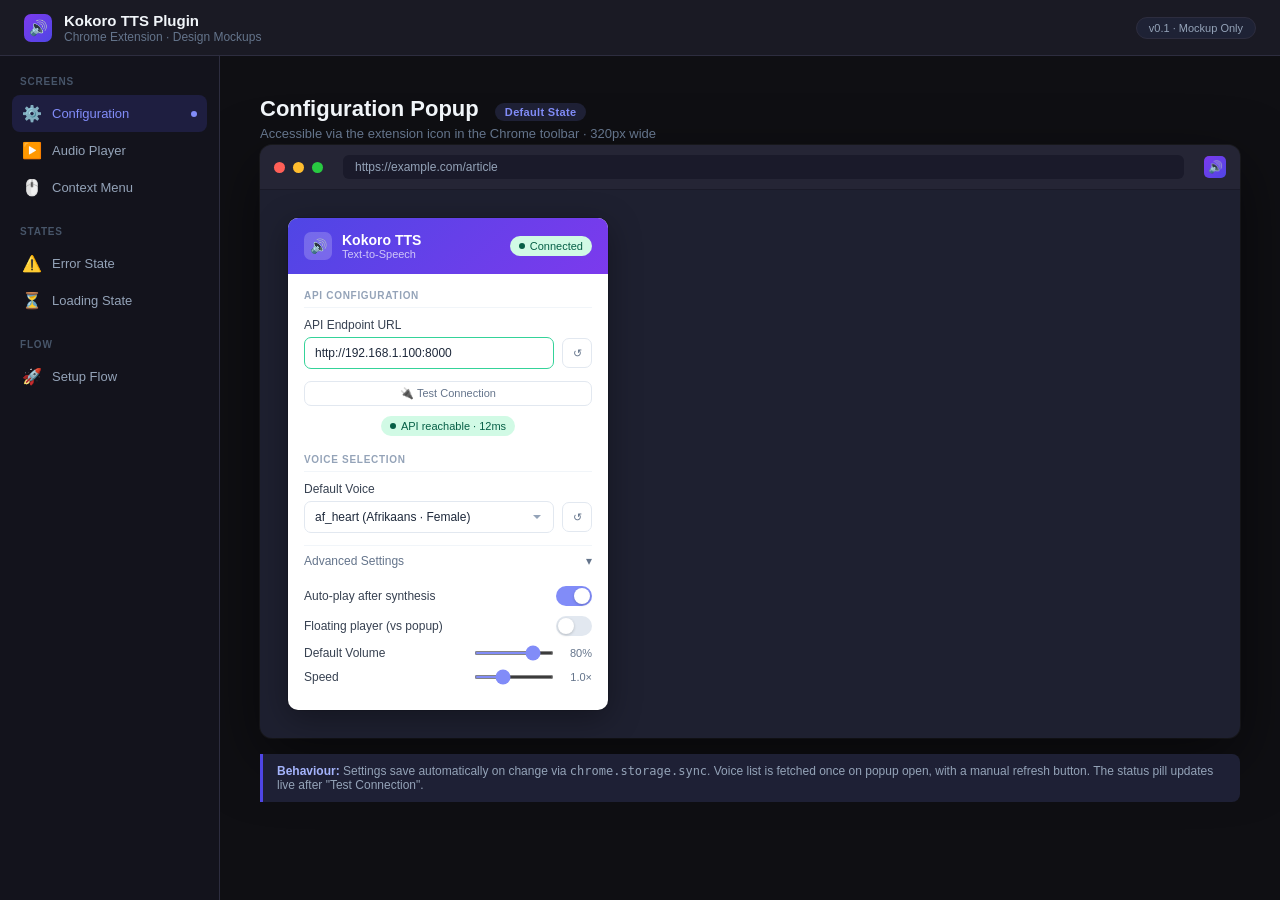
<file: mockups/index.html>
<!DOCTYPE html>
<html lang="en">
<head>
  <meta charset="UTF-8">
  <meta name="viewport" content="width=device-width, initial-scale=1.0">
  <title>Kokoro TTS Plugin — Mockups</title>
  <style>
    /* ── Reset & Base ── */
    *, *::before, *::after { box-sizing: border-box; margin: 0; padding: 0; }
    body {
      font-family: -apple-system, BlinkMacSystemFont, "Segoe UI", Roboto, sans-serif;
      background: #0f0f13;
      color: #e2e8f0;
      min-height: 100vh;
    }

    /* ── Layout ── */
    .shell {
      display: grid;
      grid-template-columns: 220px 1fr;
      grid-template-rows: 56px 1fr;
      min-height: 100vh;
    }

    /* ── Top bar ── */
    .topbar {
      grid-column: 1 / -1;
      background: #1a1a24;
      border-bottom: 1px solid #2d2d3f;
      display: flex;
      align-items: center;
      padding: 0 24px;
      gap: 12px;
    }
    .topbar-logo {
      width: 28px; height: 28px;
      background: linear-gradient(135deg, #7c3aed, #4f46e5);
      border-radius: 7px;
      display: flex; align-items: center; justify-content: center;
      font-size: 15px;
    }
    .topbar-title { font-size: 15px; font-weight: 600; color: #f1f5f9; }
    .topbar-subtitle { font-size: 12px; color: #64748b; margin-top: 1px; }
    .topbar-badge {
      margin-left: auto;
      background: #1e2235;
      border: 1px solid #2d2d3f;
      border-radius: 20px;
      padding: 4px 12px;
      font-size: 11px;
      color: #94a3b8;
    }

    /* ── Sidebar ── */
    .sidebar {
      background: #13131c;
      border-right: 1px solid #2d2d3f;
      padding: 20px 12px;
    }
    .sidebar-label {
      font-size: 10px;
      font-weight: 700;
      letter-spacing: 0.08em;
      text-transform: uppercase;
      color: #475569;
      padding: 0 8px;
      margin-bottom: 8px;
      margin-top: 20px;
    }
    .sidebar-label:first-child { margin-top: 0; }
    .nav-item {
      display: flex;
      align-items: center;
      gap: 10px;
      padding: 9px 10px;
      border-radius: 8px;
      font-size: 13px;
      color: #94a3b8;
      cursor: pointer;
      transition: all 0.15s;
      border: none;
      background: none;
      width: 100%;
      text-align: left;
    }
    .nav-item:hover { background: #1e1e2d; color: #cbd5e1; }
    .nav-item.active {
      background: #1e1e40;
      color: #818cf8;
      font-weight: 500;
    }
    .nav-icon { font-size: 16px; flex-shrink: 0; }
    .nav-dot {
      width: 6px; height: 6px;
      border-radius: 50%;
      margin-left: auto;
    }

    /* ── Main content ── */
    .main {
      padding: 40px;
      overflow-y: auto;
      display: flex;
      flex-direction: column;
      gap: 40px;
    }
    .screen-header {
      display: flex;
      align-items: flex-start;
      gap: 16px;
      margin-bottom: 4px;
    }
    .screen-title { font-size: 22px; font-weight: 700; color: #f1f5f9; }
    .screen-desc { font-size: 13px; color: #64748b; margin-top: 4px; }

    /* ── Browser frame ── */
    .browser-frame {
      background: #1e2030;
      border-radius: 12px;
      overflow: hidden;
      box-shadow: 0 20px 60px rgba(0,0,0,0.5), 0 0 0 1px rgba(255,255,255,0.05);
    }
    .browser-chrome {
      background: #252535;
      padding: 10px 14px;
      display: flex;
      align-items: center;
      gap: 8px;
      border-bottom: 1px solid #1a1a28;
    }
    .chrome-dot { width: 11px; height: 11px; border-radius: 50%; }
    .chrome-dot.red { background: #ff5f57; }
    .chrome-dot.yellow { background: #ffbd2e; }
    .chrome-dot.green { background: #28ca41; }
    .chrome-omnibox {
      flex: 1;
      background: #1a1a2a;
      border-radius: 6px;
      padding: 5px 12px;
      font-size: 12px;
      color: #94a3b8;
      margin: 0 12px;
    }
    .chrome-ext-icon {
      width: 22px; height: 22px;
      background: linear-gradient(135deg, #7c3aed, #4f46e5);
      border-radius: 5px;
      display: flex; align-items: center; justify-content: center;
      font-size: 12px;
    }
    .browser-content {
      padding: 28px;
      display: flex;
      gap: 28px;
      align-items: flex-start;
    }

    /* ── Extension Popup ── */
    .ext-popup {
      background: #ffffff;
      border-radius: 10px;
      box-shadow: 0 8px 32px rgba(0,0,0,0.35), 0 0 0 1px rgba(0,0,0,0.12);
      overflow: hidden;
      flex-shrink: 0;
    }
    .popup-header {
      background: linear-gradient(135deg, #4f46e5, #7c3aed);
      padding: 14px 16px;
      display: flex;
      align-items: center;
      gap: 10px;
    }
    .popup-header-icon {
      width: 28px; height: 28px;
      background: rgba(255,255,255,0.2);
      border-radius: 7px;
      display: flex; align-items: center; justify-content: center;
      font-size: 14px;
    }
    .popup-header-text { flex: 1; }
    .popup-header-title { font-size: 14px; font-weight: 700; color: #fff; }
    .popup-header-sub { font-size: 11px; color: rgba(255,255,255,0.7); }
    .popup-body { padding: 16px; width: 320px; }

    /* ── Form Elements ── */
    .section-heading {
      font-size: 10px;
      font-weight: 700;
      letter-spacing: 0.07em;
      text-transform: uppercase;
      color: #94a3b8;
      margin-bottom: 10px;
      margin-top: 18px;
      padding-bottom: 6px;
      border-bottom: 1px solid #f1f5f9;
    }
    .section-heading:first-child { margin-top: 0; }
    .field { margin-bottom: 12px; }
    .field-label {
      display: block;
      font-size: 12px;
      font-weight: 500;
      color: #374151;
      margin-bottom: 5px;
    }
    .field-row {
      display: flex;
      gap: 8px;
      align-items: center;
    }
    .input {
      width: 100%;
      padding: 8px 10px;
      border: 1.5px solid #e2e8f0;
      border-radius: 7px;
      font-size: 12px;
      color: #1e293b;
      background: #fff;
      outline: none;
    }
    .input:focus { border-color: #818cf8; box-shadow: 0 0 0 3px rgba(129,140,248,0.15); }
    .input.error { border-color: #f87171; }
    .input.success { border-color: #34d399; }
    .select {
      width: 100%;
      padding: 8px 10px;
      border: 1.5px solid #e2e8f0;
      border-radius: 7px;
      font-size: 12px;
      color: #1e293b;
      background: #fff;
      appearance: none;
      background-image: url("data:image/svg+xml,%3Csvg xmlns='http://www.w3.org/2000/svg' width='12' height='12' viewBox='0 0 12 12'%3E%3Cpath fill='%2394a3b8' d='M2 4l4 4 4-4'/%3E%3C/svg%3E");
      background-repeat: no-repeat;
      background-position: right 10px center;
      padding-right: 30px;
    }
    .btn {
      padding: 7px 12px;
      border-radius: 7px;
      font-size: 12px;
      font-weight: 500;
      cursor: pointer;
      border: none;
      white-space: nowrap;
      transition: all 0.15s;
    }
    .btn-primary {
      background: #4f46e5;
      color: #fff;
    }
    .btn-primary:hover { background: #4338ca; }
    .btn-outline {
      background: transparent;
      border: 1.5px solid #e2e8f0;
      color: #64748b;
    }
    .btn-outline:hover { border-color: #cbd5e1; background: #f8fafc; }
    .btn-icon {
      width: 30px; height: 30px;
      padding: 0;
      display: flex; align-items: center; justify-content: center;
      font-size: 14px;
    }
    .btn-sm { padding: 5px 10px; font-size: 11px; }
    .btn-full { width: 100%; justify-content: center; display: flex; align-items: center; gap: 6px; }

    .status-pill {
      display: inline-flex;
      align-items: center;
      gap: 5px;
      padding: 4px 9px;
      border-radius: 20px;
      font-size: 11px;
      font-weight: 500;
    }
    .status-pill.connected { background: #d1fae5; color: #065f46; }
    .status-pill.disconnected { background: #fee2e2; color: #991b1b; }
    .status-pill.testing { background: #fef3c7; color: #92400e; }
    .status-dot { width: 6px; height: 6px; border-radius: 50%; background: currentColor; }

    .advanced-toggle {
      display: flex;
      align-items: center;
      justify-content: space-between;
      cursor: pointer;
      padding: 8px 0;
      font-size: 12px;
      color: #64748b;
      border-top: 1px solid #f1f5f9;
      margin-top: 4px;
    }
    .advanced-toggle:hover { color: #475569; }
    .advanced-content { padding-top: 10px; }

    .toggle-row {
      display: flex;
      align-items: center;
      justify-content: space-between;
      margin-bottom: 10px;
    }
    .toggle-label { font-size: 12px; color: #374151; }
    .toggle {
      position: relative;
      width: 36px; height: 20px;
      background: #818cf8;
      border-radius: 10px;
      cursor: pointer;
      flex-shrink: 0;
    }
    .toggle::after {
      content: '';
      position: absolute;
      width: 16px; height: 16px;
      background: white;
      border-radius: 50%;
      top: 2px; right: 2px;
      transition: right 0.2s;
      box-shadow: 0 1px 3px rgba(0,0,0,0.2);
    }
    .toggle.off { background: #e2e8f0; }
    .toggle.off::after { right: 18px; }

    .range-row {
      display: flex;
      align-items: center;
      gap: 10px;
      margin-bottom: 10px;
    }
    .range-label { font-size: 12px; color: #374151; flex: 1; }
    .range-value { font-size: 11px; color: #64748b; width: 28px; text-align: right; }
    input[type=range] {
      width: 80px;
      height: 4px;
      accent-color: #818cf8;
    }

    /* ── Context Menu mockup ── */
    .webpage-preview {
      flex: 1;
      background: #f8fafc;
      border-radius: 8px;
      padding: 20px;
      position: relative;
      min-height: 280px;
      border: 1px solid #e2e8f0;
    }
    .webpage-text {
      font-size: 13px;
      line-height: 1.7;
      color: #374151;
    }
    .webpage-highlight {
      background: #bfdbfe;
      border-radius: 2px;
      position: relative;
    }
    .context-menu {
      position: absolute;
      top: 72px; left: 50%;
      transform: translateX(-20%);
      background: #fff;
      border-radius: 8px;
      box-shadow: 0 8px 24px rgba(0,0,0,0.18), 0 0 0 1px rgba(0,0,0,0.08);
      overflow: hidden;
      min-width: 200px;
      z-index: 10;
    }
    .ctx-item {
      display: flex;
      align-items: center;
      gap: 10px;
      padding: 8px 14px;
      font-size: 13px;
      color: #1e293b;
      cursor: pointer;
    }
    .ctx-item:hover { background: #f1f5f9; }
    .ctx-item.highlighted { background: #eff6ff; color: #1d4ed8; font-weight: 500; }
    .ctx-item.highlighted .ctx-icon { filter: none; }
    .ctx-separator { height: 1px; background: #f1f5f9; margin: 2px 0; }
    .ctx-icon { font-size: 14px; }

    /* ── Audio Player ── */
    .player-popup {
      background: #1e1b3a;
      border-radius: 14px;
      padding: 18px;
      width: 340px;
      box-shadow: 0 16px 48px rgba(0,0,0,0.5), 0 0 0 1px rgba(255,255,255,0.05);
      position: relative;
      flex-shrink: 0;
    }
    .player-close {
      position: absolute;
      top: 12px; right: 12px;
      width: 24px; height: 24px;
      background: rgba(255,255,255,0.08);
      border-radius: 50%;
      display: flex; align-items: center; justify-content: center;
      font-size: 12px;
      color: #94a3b8;
      cursor: pointer;
    }
    .player-status {
      font-size: 10px;
      font-weight: 700;
      letter-spacing: 0.1em;
      text-transform: uppercase;
      color: #818cf8;
      margin-bottom: 4px;
    }
    .player-title {
      font-size: 14px;
      font-weight: 600;
      color: #f1f5f9;
      margin-bottom: 2px;
    }
    .player-voice {
      font-size: 12px;
      color: #64748b;
      margin-bottom: 18px;
    }
    .player-controls {
      display: flex;
      align-items: center;
      justify-content: center;
      gap: 14px;
      margin-bottom: 16px;
    }
    .ctrl-btn {
      width: 38px; height: 38px;
      border-radius: 50%;
      background: rgba(255,255,255,0.08);
      display: flex; align-items: center; justify-content: center;
      cursor: pointer;
      font-size: 16px;
      color: #94a3b8;
      border: none;
      transition: all 0.15s;
    }
    .ctrl-btn:hover { background: rgba(255,255,255,0.14); color: #e2e8f0; }
    .ctrl-btn.play {
      width: 52px; height: 52px;
      background: linear-gradient(135deg, #4f46e5, #7c3aed);
      color: #fff;
      font-size: 20px;
      box-shadow: 0 4px 16px rgba(79,70,229,0.45);
    }
    .ctrl-btn.play:hover { box-shadow: 0 4px 24px rgba(79,70,229,0.6); transform: scale(1.04); }

    .progress-bar {
      height: 4px;
      background: rgba(255,255,255,0.1);
      border-radius: 2px;
      margin-bottom: 6px;
      position: relative;
      cursor: pointer;
    }
    .progress-fill {
      height: 100%;
      background: linear-gradient(90deg, #4f46e5, #818cf8);
      border-radius: 2px;
      width: 38%;
    }
    .progress-thumb {
      position: absolute;
      top: 50%;
      left: 38%;
      transform: translate(-50%, -50%);
      width: 12px; height: 12px;
      background: #818cf8;
      border-radius: 50%;
      box-shadow: 0 0 0 3px rgba(129,140,248,0.3);
    }
    .progress-times {
      display: flex;
      justify-content: space-between;
      font-size: 11px;
      color: #475569;
      margin-bottom: 14px;
    }
    .volume-row {
      display: flex;
      align-items: center;
      gap: 10px;
    }
    .volume-icon { font-size: 14px; color: #64748b; }
    input[type=range].dark {
      width: 100%;
      height: 4px;
      accent-color: #818cf8;
      background: rgba(255,255,255,0.1);
    }

    /* ── Error State ── */
    .error-banner {
      background: #fef2f2;
      border: 1px solid #fecaca;
      border-radius: 8px;
      padding: 10px 12px;
      display: flex;
      align-items: flex-start;
      gap: 8px;
      margin-bottom: 12px;
    }
    .error-icon { font-size: 14px; flex-shrink: 0; margin-top: 1px; }
    .error-text { font-size: 12px; color: #991b1b; }

    /* ── State labels ── */
    .state-tag {
      display: inline-flex;
      align-items: center;
      gap: 6px;
      padding: 3px 10px;
      border-radius: 20px;
      font-size: 11px;
      font-weight: 600;
      letter-spacing: 0.03em;
      margin-left: 10px;
    }
    .state-tag.default { background: #1e2035; color: #818cf8; }
    .state-tag.error-state { background: #2d1515; color: #f87171; }
    .state-tag.success-state { background: #0d2d1e; color: #34d399; }

    /* ── Annotations ── */
    .annotation {
      background: #1e2035;
      border-left: 3px solid #4f46e5;
      padding: 10px 14px;
      border-radius: 0 8px 8px 0;
      font-size: 12px;
      color: #94a3b8;
      margin-top: 16px;
    }
    .annotation strong { color: #a5b4fc; }

    /* ── Screen sections ── */
    .screen-section { display: none; }
    .screen-section.active { display: block; }

    .two-col {
      display: flex;
      gap: 32px;
      align-items: flex-start;
      flex-wrap: wrap;
    }

    /* ── Scrollbar ── */
    ::-webkit-scrollbar { width: 6px; }
    ::-webkit-scrollbar-track { background: transparent; }
    ::-webkit-scrollbar-thumb { background: #2d2d3f; border-radius: 3px; }

    /* loading dots animation */
    @keyframes pulse { 0%,100%{opacity:.4} 50%{opacity:1} }
    .loading-dot { display: inline-block; animation: pulse 1.2s infinite; }
    .loading-dot:nth-child(2) { animation-delay: 0.2s; }
    .loading-dot:nth-child(3) { animation-delay: 0.4s; }
  </style>
</head>
<body>
<div class="shell">

  <!-- Top bar -->
  <header class="topbar">
    <div class="topbar-logo">🔊</div>
    <div>
      <div class="topbar-title">Kokoro TTS Plugin</div>
      <div class="topbar-subtitle">Chrome Extension · Design Mockups</div>
    </div>
    <div class="topbar-badge">v0.1 · Mockup Only</div>
  </header>

  <!-- Sidebar -->
  <nav class="sidebar">
    <div class="sidebar-label">Screens</div>
    <button class="nav-item active" onclick="show('config')">
      <span class="nav-icon">⚙️</span> Configuration
      <span class="nav-dot" style="background:#818cf8"></span>
    </button>
    <button class="nav-item" onclick="show('player')">
      <span class="nav-icon">▶️</span> Audio Player
    </button>
    <button class="nav-item" onclick="show('contextmenu')">
      <span class="nav-icon">🖱️</span> Context Menu
    </button>
    <div class="sidebar-label">States</div>
    <button class="nav-item" onclick="show('error')">
      <span class="nav-icon">⚠️</span> Error State
    </button>
    <button class="nav-item" onclick="show('loading')">
      <span class="nav-icon">⏳</span> Loading State
    </button>
    <div class="sidebar-label">Flow</div>
    <button class="nav-item" onclick="show('setup')">
      <span class="nav-icon">🚀</span> Setup Flow
    </button>
  </nav>

  <!-- Main -->
  <main class="main">

    <!-- ──────────────────────────────────── CONFIG ── -->
    <div id="screen-config" class="screen-section active">
      <div class="screen-header">
        <div>
          <div class="screen-title">Configuration Popup <span class="state-tag default">Default State</span></div>
          <div class="screen-desc">Accessible via the extension icon in the Chrome toolbar · 320px wide</div>
        </div>
      </div>

      <div class="browser-frame">
        <div class="browser-chrome">
          <div class="chrome-dot red"></div>
          <div class="chrome-dot yellow"></div>
          <div class="chrome-dot green"></div>
          <div class="chrome-omnibox">https://example.com/article</div>
          <div class="chrome-ext-icon">🔊</div>
        </div>
        <div class="browser-content">
          <!-- Extension popup -->
          <div class="ext-popup">
            <div class="popup-header">
              <div class="popup-header-icon">🔊</div>
              <div class="popup-header-text">
                <div class="popup-header-title">Kokoro TTS</div>
                <div class="popup-header-sub">Text-to-Speech</div>
              </div>
              <span class="status-pill connected"><span class="status-dot"></span> Connected</span>
            </div>
            <div class="popup-body">
              <div class="section-heading">API Configuration</div>

              <div class="field">
                <label class="field-label">API Endpoint URL</label>
                <div class="field-row">
                  <input class="input success" type="text" value="http://192.168.1.100:8000" readonly>
                  <button class="btn btn-outline btn-icon btn-sm">↺</button>
                </div>
              </div>

              <button class="btn btn-outline btn-full btn-sm" style="margin-bottom:10px">
                🔌 Test Connection
              </button>
              <div style="display:flex;justify-content:center;margin-bottom:4px">
                <span class="status-pill connected"><span class="status-dot"></span> API reachable · 12ms</span>
              </div>

              <div class="section-heading">Voice Selection</div>

              <div class="field">
                <label class="field-label">Default Voice</label>
                <div class="field-row">
                  <select class="select">
                    <option selected>af_heart (Afrikaans · Female)</option>
                    <option>af_bella (Afrikaans · Female)</option>
                    <option>am_adam (American · Male)</option>
                    <option>bf_emma (British · Female)</option>
                    <option>bm_lewis (British · Male)</option>
                  </select>
                  <button class="btn btn-outline btn-icon btn-sm">↺</button>
                </div>
              </div>

              <div class="advanced-toggle" onclick="toggleAdvanced()">
                <span>Advanced Settings</span>
                <span id="adv-chevron">▾</span>
              </div>
              <div class="advanced-content" id="adv-content">
                <div class="toggle-row">
                  <span class="toggle-label">Auto-play after synthesis</span>
                  <div class="toggle"></div>
                </div>
                <div class="toggle-row">
                  <span class="toggle-label">Floating player (vs popup)</span>
                  <div class="toggle off"></div>
                </div>
                <div class="range-row">
                  <span class="range-label">Default Volume</span>
                  <input type="range" min="0" max="100" value="80">
                  <span class="range-value">80%</span>
                </div>
                <div class="range-row">
                  <span class="range-label">Speed</span>
                  <input type="range" min="50" max="200" value="100">
                  <span class="range-value">1.0×</span>
                </div>
              </div>
            </div>
          </div>
        </div>
      </div>

      <div class="annotation">
        <strong>Behaviour:</strong> Settings save automatically on change via <code>chrome.storage.sync</code>. Voice list is fetched once on popup open, with a manual refresh button. The status pill updates live after "Test Connection".
      </div>
    </div>

    <!-- ──────────────────────────────────── PLAYER ── -->
    <div id="screen-player" class="screen-section">
      <div class="screen-header">
        <div>
          <div class="screen-title">Audio Player <span class="state-tag default">Playing State</span></div>
          <div class="screen-desc">Floating popup window · 340px wide · appears after synthesis completes</div>
        </div>
      </div>

      <div class="browser-frame">
        <div class="browser-chrome">
          <div class="chrome-dot red"></div>
          <div class="chrome-dot yellow"></div>
          <div class="chrome-dot green"></div>
          <div class="chrome-omnibox">https://news.example.com/article</div>
          <div class="chrome-ext-icon">🔊</div>
        </div>
        <div class="browser-content" style="justify-content: center; padding: 48px 28px;">
          <div class="player-popup">
            <div class="player-close">✕</div>
            <div class="player-status">▶ Now Playing</div>
            <div class="player-title">af_heart — Afrikaans Female</div>
            <div class="player-voice">Selected text · 342 characters</div>

            <div class="player-controls">
              <button class="ctrl-btn" title="Stop">■</button>
              <button class="ctrl-btn play" title="Pause">⏸</button>
              <button class="ctrl-btn" title="Replay">↺</button>
            </div>

            <div class="progress-bar">
              <div class="progress-fill"></div>
              <div class="progress-thumb"></div>
            </div>
            <div class="progress-times">
              <span>0:14</span>
              <span>0:38</span>
            </div>

            <div class="volume-row">
              <span class="volume-icon">🔊</span>
              <input type="range" class="dark" min="0" max="100" value="80" style="accent-color:#818cf8">
            </div>
          </div>
        </div>
      </div>

      <div class="annotation">
        <strong>Behaviour:</strong> Player auto-plays if "Auto-play" is enabled. Progress bar is interactive — click to seek. Close button dismisses the window but doesn't stop playback (separate Stop button for that). Player floats above page content.
      </div>
    </div>

    <!-- ──────────────────────────────────── CONTEXT MENU ── -->
    <div id="screen-contextmenu" class="screen-section">
      <div class="screen-header">
        <div>
          <div class="screen-title">Context Menu Integration</div>
          <div class="screen-desc">Appears on right-click when text is selected · only shown when API is configured</div>
        </div>
      </div>

      <div class="browser-frame">
        <div class="browser-chrome">
          <div class="chrome-dot red"></div>
          <div class="chrome-dot yellow"></div>
          <div class="chrome-dot green"></div>
          <div class="chrome-omnibox">https://news.example.com/article</div>
          <div class="chrome-ext-icon">🔊</div>
        </div>
        <div class="browser-content" style="min-height: 340px;">
          <div class="webpage-preview" style="position:relative; min-height: 320px;">
            <div class="webpage-text">
              <p style="font-size:18px; font-weight:700; color:#111827; margin-bottom:12px">Scientists discover new approach to quantum computing</p>
              <p style="margin-bottom:10px">Researchers at MIT have announced a breakthrough in quantum error correction that could dramatically reduce the overhead required for stable qubit operation.</p>
              <p>"<span class="webpage-highlight">The new method reduces error rates by an order of magnitude, bringing practical quantum computing significantly closer to reality</span>," said lead researcher Dr. Chen in a press statement Thursday.</p>
            </div>
            <div class="context-menu">
              <div class="ctx-item">↩ Back</div>
              <div class="ctx-item">🔖 Save page as…</div>
              <div class="ctx-item">🖨️ Print…</div>
              <div class="ctx-separator"></div>
              <div class="ctx-item">🔍 Search Google for "The new…"</div>
              <div class="ctx-separator"></div>
              <div class="ctx-item highlighted">
                <span class="ctx-icon">🔊</span> Read with Kokoro TTS
              </div>
              <div class="ctx-separator"></div>
              <div class="ctx-item">🔎 Inspect</div>
            </div>
          </div>
        </div>
      </div>

      <div class="annotation">
        <strong>Behaviour:</strong> Menu item only appears when text is selected AND the API URL is configured. Clicking immediately fires a request — no intermediate dialog. A loading indicator replaces the player while synthesis runs.
      </div>
    </div>

    <!-- ──────────────────────────────────── ERROR ── -->
    <div id="screen-error" class="screen-section">
      <div class="screen-header">
        <div>
          <div class="screen-title">Error States <span class="state-tag error-state">Error</span></div>
          <div class="screen-desc">All error conditions and their UI treatments</div>
        </div>
      </div>

      <div class="two-col">
        <!-- Config: no URL set -->
        <div>
          <div style="font-size:12px;color:#64748b;margin-bottom:10px">Configuration — no API URL set</div>
          <div class="ext-popup">
            <div class="popup-header">
              <div class="popup-header-icon">🔊</div>
              <div class="popup-header-text">
                <div class="popup-header-title">Kokoro TTS</div>
                <div class="popup-header-sub">Text-to-Speech</div>
              </div>
              <span class="status-pill disconnected"><span class="status-dot"></span> Not set up</span>
            </div>
            <div class="popup-body">
              <div class="error-banner">
                <span class="error-icon">⚠️</span>
                <div class="error-text">Enter your Kokoro TTS API URL to get started.</div>
              </div>
              <div class="section-heading">API Configuration</div>
              <div class="field">
                <label class="field-label">API Endpoint URL</label>
                <input class="input error" type="text" placeholder="http://192.168.1.x:8000" readonly>
                <div style="font-size:11px;color:#ef4444;margin-top:4px">Please enter a valid URL</div>
              </div>
              <button class="btn btn-outline btn-full btn-sm" style="opacity:0.5;cursor:not-allowed">
                🔌 Test Connection
              </button>
            </div>
          </div>
        </div>

        <!-- Player: API error -->
        <div>
          <div style="font-size:12px;color:#64748b;margin-bottom:10px">Player — synthesis failed</div>
          <div class="player-popup" style="width:320px;">
            <div class="player-close">✕</div>
            <div class="player-status" style="color:#f87171">✕ Error</div>
            <div class="player-title" style="color:#f1f5f9">Synthesis Failed</div>
            <div class="player-voice" style="color:#f87171;margin-bottom:12px">API returned 503 · Service unavailable</div>

            <div class="error-banner" style="background:#2d1515;border-color:#7f1d1d">
              <span class="error-icon">⚠️</span>
              <div class="error-text" style="color:#fca5a5">Could not reach the Kokoro TTS API. Check that the service is running and try again.</div>
            </div>

            <div style="display:flex;gap:8px;margin-top:4px">
              <button class="btn btn-outline btn-full" style="border-color:#3f3f5a;color:#94a3b8;flex:1">Dismiss</button>
              <button class="btn btn-primary btn-full" style="flex:1">Retry</button>
            </div>
          </div>
        </div>

        <!-- Config: connection failed -->
        <div>
          <div style="font-size:12px;color:#64748b;margin-bottom:10px">Configuration — test connection failed</div>
          <div class="ext-popup">
            <div class="popup-header">
              <div class="popup-header-icon">🔊</div>
              <div class="popup-header-text">
                <div class="popup-header-title">Kokoro TTS</div>
                <div class="popup-header-sub">Text-to-Speech</div>
              </div>
              <span class="status-pill disconnected"><span class="status-dot"></span> Offline</span>
            </div>
            <div class="popup-body">
              <div class="error-banner">
                <span class="error-icon">⚠️</span>
                <div class="error-text">Cannot reach API at <strong>192.168.1.100:8000</strong>. Check the URL and ensure the service is running.</div>
              </div>
              <div class="section-heading">API Configuration</div>
              <div class="field">
                <label class="field-label">API Endpoint URL</label>
                <div class="field-row">
                  <input class="input error" type="text" value="http://192.168.1.100:8000" readonly>
                  <button class="btn btn-outline btn-icon btn-sm">↺</button>
                </div>
              </div>
              <button class="btn btn-primary btn-full btn-sm">
                🔌 Test Connection
              </button>
            </div>
          </div>
        </div>
      </div>
    </div>

    <!-- ──────────────────────────────────── LOADING ── -->
    <div id="screen-loading" class="screen-section">
      <div class="screen-header">
        <div>
          <div class="screen-title">Loading States <span class="state-tag default">In Progress</span></div>
          <div class="screen-desc">UI feedback while awaiting API responses</div>
        </div>
      </div>

      <div class="two-col">
        <!-- Testing connection -->
        <div>
          <div style="font-size:12px;color:#64748b;margin-bottom:10px">Testing connection</div>
          <div class="ext-popup">
            <div class="popup-header">
              <div class="popup-header-icon">🔊</div>
              <div class="popup-header-text">
                <div class="popup-header-title">Kokoro TTS</div>
                <div class="popup-header-sub">Text-to-Speech</div>
              </div>
              <span class="status-pill testing"><span class="status-dot"></span> Testing…</span>
            </div>
            <div class="popup-body">
              <div class="section-heading">API Configuration</div>
              <div class="field">
                <label class="field-label">API Endpoint URL</label>
                <div class="field-row">
                  <input class="input" type="text" value="http://192.168.1.100:8000" readonly style="border-color:#fbbf24">
                  <button class="btn btn-outline btn-icon btn-sm" style="opacity:0.4">↺</button>
                </div>
              </div>
              <button class="btn btn-outline btn-full btn-sm" style="opacity:0.6">
                <span class="loading-dot">●</span><span class="loading-dot">●</span><span class="loading-dot">●</span>
                &nbsp;Connecting…
              </button>
            </div>
          </div>
        </div>

        <!-- Synthesizing audio -->
        <div>
          <div style="font-size:12px;color:#64748b;margin-bottom:10px">Synthesizing audio</div>
          <div class="player-popup" style="width:320px;">
            <div class="player-close" style="opacity:0.4">✕</div>
            <div class="player-status" style="color:#fbbf24">
              <span class="loading-dot">●</span><span class="loading-dot">●</span><span class="loading-dot">●</span>
              &nbsp;Synthesizing
            </div>
            <div class="player-title">af_heart — Afrikaans Female</div>
            <div class="player-voice" style="margin-bottom:18px">Processing 342 characters…</div>

            <div class="player-controls">
              <button class="ctrl-btn" style="opacity:0.3">■</button>
              <button class="ctrl-btn play" style="opacity:0.5;cursor:not-allowed">⏸</button>
              <button class="ctrl-btn" style="opacity:0.3">↺</button>
            </div>

            <div class="progress-bar" style="overflow:hidden">
              <div style="height:100%;background:linear-gradient(90deg,#4f46e5,#818cf8,#4f46e5);background-size:200%;animation:shimmer 1.5s infinite linear;border-radius:2px"></div>
            </div>
            <div class="progress-times">
              <span>--:--</span>
              <span>--:--</span>
            </div>

            <div class="volume-row">
              <span class="volume-icon">🔊</span>
              <input type="range" class="dark" min="0" max="100" value="80" style="accent-color:#818cf8">
            </div>
          </div>
        </div>
      </div>
      <style>
        @keyframes shimmer { 0%{background-position:200% 0} 100%{background-position:-200% 0} }
      </style>
    </div>

    <!-- ──────────────────────────────────── SETUP FLOW ── -->
    <div id="screen-setup" class="screen-section">
      <div class="screen-header">
        <div>
          <div class="screen-title">Initial Setup Flow</div>
          <div class="screen-desc">First-run experience — step by step</div>
        </div>
      </div>

      <div style="display:flex;gap:24px;flex-wrap:wrap;align-items:flex-start">

        <!-- Step 1 -->
        <div>
          <div style="display:flex;align-items:center;gap:8px;margin-bottom:10px">
            <div style="width:22px;height:22px;border-radius:50%;background:#4f46e5;display:flex;align-items:center;justify-content:center;font-size:11px;font-weight:700;color:#fff">1</div>
            <div style="font-size:12px;color:#94a3b8">Enter API URL</div>
          </div>
          <div class="ext-popup">
            <div class="popup-header">
              <div class="popup-header-icon">🔊</div>
              <div class="popup-header-text">
                <div class="popup-header-title">Welcome to Kokoro TTS</div>
                <div class="popup-header-sub">Let's get you set up</div>
              </div>
            </div>
            <div class="popup-body">
              <div style="text-align:center;padding:8px 0 14px">
                <div style="font-size:32px;margin-bottom:8px">🔊</div>
                <div style="font-size:13px;font-weight:600;color:#1e293b;margin-bottom:4px">Connect your Kokoro TTS API</div>
                <div style="font-size:12px;color:#64748b">Enter the URL of your local Kokoro TTS instance</div>
              </div>
              <div class="field">
                <label class="field-label">API Endpoint URL</label>
                <input class="input" type="text" placeholder="http://192.168.1.x:8000" readonly>
              </div>
              <button class="btn btn-primary btn-full" style="margin-top:4px">Test & Connect →</button>
            </div>
          </div>
        </div>

        <div style="font-size:24px;color:#2d2d3f;align-self:center;margin-top:40px">→</div>

        <!-- Step 2 -->
        <div>
          <div style="display:flex;align-items:center;gap:8px;margin-bottom:10px">
            <div style="width:22px;height:22px;border-radius:50%;background:#4f46e5;display:flex;align-items:center;justify-content:center;font-size:11px;font-weight:700;color:#fff">2</div>
            <div style="font-size:12px;color:#94a3b8">Pick a voice</div>
          </div>
          <div class="ext-popup">
            <div class="popup-header" style="background:linear-gradient(135deg,#059669,#0d9488)">
              <div class="popup-header-icon">✓</div>
              <div class="popup-header-text">
                <div class="popup-header-title">Connected!</div>
                <div class="popup-header-sub">5 voices available</div>
              </div>
            </div>
            <div class="popup-body">
              <div style="font-size:13px;font-weight:600;color:#1e293b;margin-bottom:10px">Choose your default voice</div>
              <div style="display:flex;flex-direction:column;gap:6px;margin-bottom:14px">
                <div style="border:2px solid #818cf8;border-radius:8px;padding:9px 12px;background:#eff6ff;cursor:pointer;display:flex;justify-content:space-between;align-items:center">
                  <div>
                    <div style="font-size:12px;font-weight:600;color:#1e293b">af_heart</div>
                    <div style="font-size:11px;color:#64748b">Afrikaans · Female</div>
                  </div>
                  <span style="font-size:18px">✓</span>
                </div>
                <div style="border:1.5px solid #e2e8f0;border-radius:8px;padding:9px 12px;cursor:pointer;display:flex;justify-content:space-between;align-items:center">
                  <div>
                    <div style="font-size:12px;font-weight:600;color:#1e293b">am_adam</div>
                    <div style="font-size:11px;color:#64748b">American · Male</div>
                  </div>
                  <span style="font-size:11px;color:#94a3b8">▶ Preview</span>
                </div>
                <div style="border:1.5px solid #e2e8f0;border-radius:8px;padding:9px 12px;cursor:pointer;display:flex;justify-content:space-between;align-items:center">
                  <div>
                    <div style="font-size:12px;font-weight:600;color:#1e293b">bf_emma</div>
                    <div style="font-size:11px;color:#64748b">British · Female</div>
                  </div>
                  <span style="font-size:11px;color:#94a3b8">▶ Preview</span>
                </div>
              </div>
              <button class="btn btn-primary btn-full">Done — Start using TTS →</button>
            </div>
          </div>
        </div>

        <div style="font-size:24px;color:#2d2d3f;align-self:center;margin-top:40px">→</div>

        <!-- Step 3 -->
        <div>
          <div style="display:flex;align-items:center;gap:8px;margin-bottom:10px">
            <div style="width:22px;height:22px;border-radius:50%;background:#059669;display:flex;align-items:center;justify-content:center;font-size:11px;font-weight:700;color:#fff">✓</div>
            <div style="font-size:12px;color:#94a3b8">Ready to use</div>
          </div>
          <div class="ext-popup">
            <div class="popup-header" style="background:linear-gradient(135deg,#4f46e5,#7c3aed)">
              <div class="popup-header-icon">🔊</div>
              <div class="popup-header-text">
                <div class="popup-header-title">Kokoro TTS</div>
                <div class="popup-header-sub">Ready · af_heart</div>
              </div>
              <span class="status-pill connected"><span class="status-dot"></span> Connected</span>
            </div>
            <div class="popup-body" style="text-align:center;padding:20px">
              <div style="font-size:36px;margin-bottom:10px">🎉</div>
              <div style="font-size:13px;font-weight:700;color:#1e293b;margin-bottom:6px">You're all set!</div>
              <div style="font-size:12px;color:#64748b;line-height:1.6">
                Highlight any text on a webpage, right-click, and choose <strong>"Read with Kokoro TTS"</strong>
              </div>
              <div style="margin-top:16px;background:#f8fafc;border-radius:8px;padding:12px;font-size:11px;color:#64748b">
                Tip: Use <kbd style="background:#e2e8f0;border-radius:3px;padding:1px 5px;font-size:10px">Ctrl+Shift+R</kbd> for quick synthesis
              </div>
            </div>
          </div>
        </div>

      </div>
    </div>

  </main>
</div>

<script>
  function show(name) {
    document.querySelectorAll('.screen-section').forEach(s => s.classList.remove('active'));
    document.querySelectorAll('.nav-item').forEach(b => b.classList.remove('active'));
    document.getElementById('screen-' + name).classList.add('active');
    event.currentTarget.classList.add('active');
  }

  function toggleAdvanced() {
    const content = document.getElementById('adv-content');
    const chevron = document.getElementById('adv-chevron');
    if (content.style.display === 'none') {
      content.style.display = '';
      chevron.textContent = '▾';
    } else {
      content.style.display = 'none';
      chevron.textContent = '▸';
    }
  }
</script>
</body>
</html>
</file>
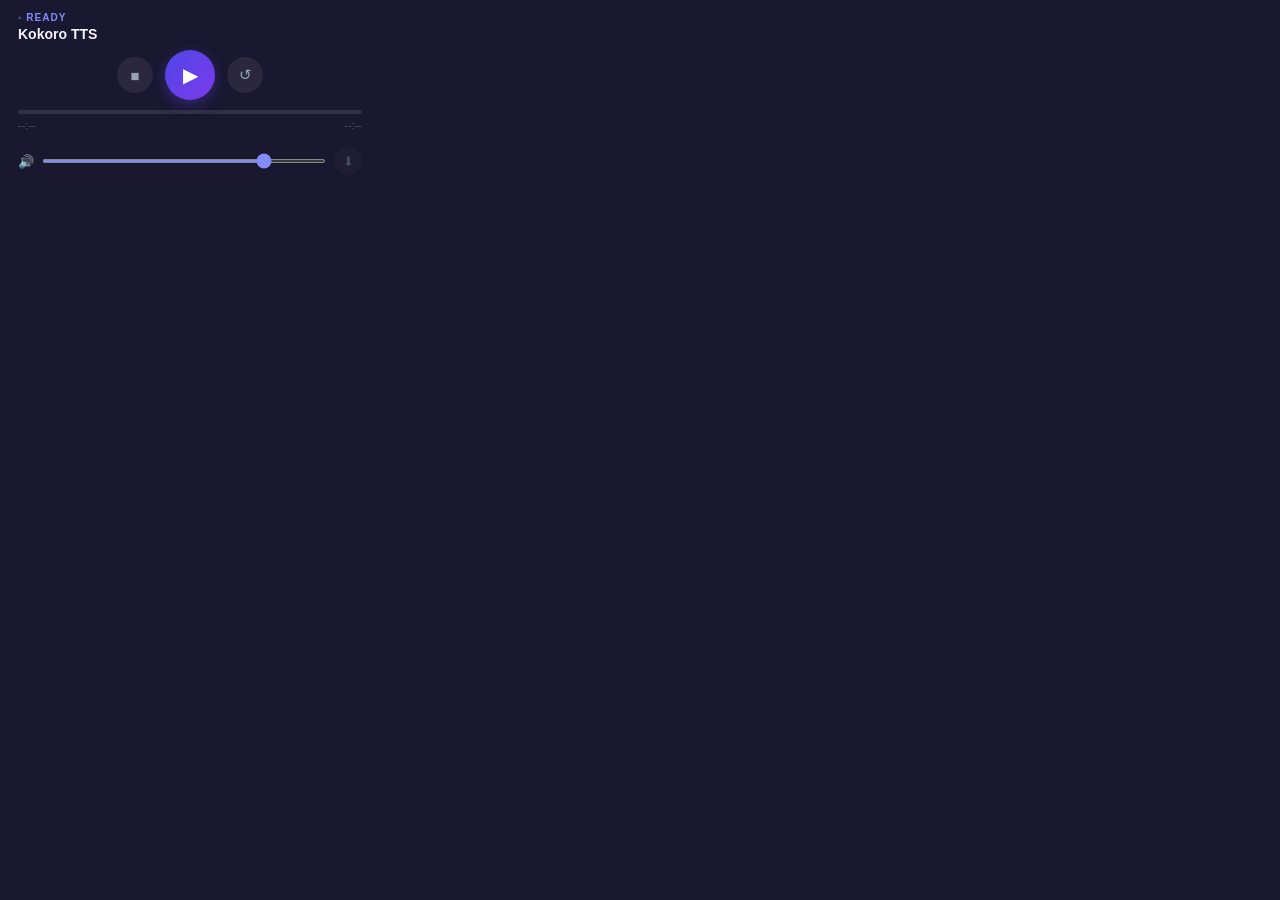
<file: player.html>
<!DOCTYPE html>
<html lang="en">
<head>
  <meta charset="UTF-8">
  <meta name="viewport" content="width=device-width, initial-scale=1.0">
  <title>Kokoro TTS — Player</title>
  <link rel="stylesheet" href="styles.css">
  <style>
    html, body {
      width: 380px;
      height: 310px;
      overflow: hidden;
      background: #1a1730;
      color: #e2e8f0;
    }

    .player {
      display: flex;
      flex-direction: column;
      height: 100%;
      padding: 12px 18px 12px;
    }

    /* ── Meta ── */
    .meta { margin-bottom: 8px; }

    #status-text {
      font-size: 10px;
      font-weight: 700;
      letter-spacing: 0.1em;
      text-transform: uppercase;
      color: #818cf8;
      margin-bottom: 3px;
    }
    #player-title {
      font-size: 14px;
      font-weight: 600;
      color: #f1f5f9;
      white-space: nowrap;
      overflow: hidden;
      text-overflow: ellipsis;
    }

    /* ── Error banner ── */
    #error-banner {
      display: none;
      align-items: flex-start;
      gap: 8px;
      background: rgba(220,38,38,0.12);
      border: 1px solid rgba(220,38,38,0.3);
      border-radius: var(--radius);
      padding: 8px 10px;
      margin-bottom: 10px;
    }
    #error-banner .icon { font-size: 13px; flex-shrink: 0; }
    #error-banner .msg  { font-size: 11px; color: #fca5a5; line-height: 1.5; }

    /* ── Controls ── */
    .controls {
      display: flex;
      align-items: center;
      justify-content: center;
      gap: 12px;
      margin-bottom: 10px;
    }

    .ctrl-btn {
      width: 36px; height: 36px;
      border-radius: 50%;
      background: rgba(255,255,255,0.07);
      border: none;
      color: #94a3b8;
      font-size: 15px;
      cursor: pointer;
      display: flex; align-items: center; justify-content: center;
      transition: background 0.15s, color 0.15s, transform 0.1s;
    }
    .ctrl-btn:hover { background: rgba(255,255,255,0.13); color: #e2e8f0; }
    .ctrl-btn:active { transform: scale(0.94); }
    .ctrl-btn:disabled { opacity: 0.35; cursor: not-allowed; transform: none; }

    #play-btn {
      width: 50px; height: 50px;
      font-size: 20px;
      background: linear-gradient(135deg, #4f46e5, #7c3aed);
      color: #fff;
      box-shadow: 0 4px 14px rgba(79,70,229,0.4);
    }
    #play-btn:hover { box-shadow: 0 4px 20px rgba(79,70,229,0.6); }

    /* ── Progress ── */
    .progress-area { margin-bottom: 10px; }

    #progress-bar {
      height: 4px;
      background: rgba(255,255,255,0.1);
      border-radius: 2px;
      position: relative;
      cursor: pointer;
      margin-bottom: 5px;
    }
    #progress-bar:hover #progress-thumb { opacity: 1; }

    #progress-fill {
      height: 100%;
      background: linear-gradient(90deg, #4f46e5, #818cf8);
      border-radius: 2px;
      width: 0%;
      transition: width 0.1s linear;
      pointer-events: none;
    }
    #progress-thumb {
      position: absolute;
      top: 50%;
      left: 0%;
      transform: translate(-50%, -50%);
      width: 11px; height: 11px;
      background: #818cf8;
      border-radius: 50%;
      box-shadow: 0 0 0 3px rgba(129,140,248,0.25);
      opacity: 0;
      transition: opacity 0.15s, left 0.1s linear;
      pointer-events: none;
    }

    .progress-times {
      display: flex;
      justify-content: space-between;
      font-size: 11px;
      color: #475569;
    }

    /* ── Volume ── */
    .volume-row {
      display: flex;
      align-items: center;
      gap: 8px;
      margin-top: 6px;
    }
    .volume-icon { font-size: 13px; color: #64748b; flex-shrink: 0; }
    #volume-slider {
      flex: 1;
      height: 4px;
      accent-color: #818cf8;
      cursor: pointer;
      background: rgba(255,255,255,0.1);
    }

    /* ── Loading shimmer on progress bar ── */
    @keyframes shimmer {
      0%   { background-position: 200% center; }
      100% { background-position: -200% center; }
    }
    body[data-state="loading"] #progress-fill {
      width: 100% !important;
      background: linear-gradient(90deg, #2d2b5a, #4f46e5, #818cf8, #4f46e5, #2d2b5a);
      background-size: 200% auto;
      animation: shimmer 1.8s linear infinite;
      transition: none;
    }
    body[data-state="loading"] #progress-thumb { display: none; }
    body[data-state="loading"] #play-btn { opacity: 0.45; cursor: not-allowed; }
    body[data-state="loading"] #stop-btn { opacity: 0.35; cursor: not-allowed; }
    body[data-state="loading"] #replay-btn { opacity: 0.35; cursor: not-allowed; }

    body[data-state="error"] #status-text { color: #f87171; }
    body[data-state="playing"] #status-text { color: #818cf8; }
    body[data-state="paused"]  #status-text { color: #94a3b8; }
  </style>
</head>
<body data-state="idle">
<div class="player">

  <div class="meta">
    <div id="status-text">◦ Ready</div>
    <div id="player-title">Kokoro TTS</div>
  </div>

  <div id="error-banner">
    <span class="icon">⚠️</span>
    <span class="msg" id="error-message"></span>
  </div>

  <div class="controls">
    <button id="stop-btn"   class="ctrl-btn" title="Stop" aria-label="Stop">■</button>
    <button id="play-btn"   class="ctrl-btn" title="Play" aria-label="Play">▶</button>
    <button id="replay-btn" class="ctrl-btn" title="Replay from start" aria-label="Replay">↺</button>
  </div>

  <div class="progress-area">
    <div id="progress-bar" role="slider" aria-label="Seek" aria-valuemin="0" aria-valuemax="100" aria-valuenow="0">
      <div id="progress-fill"></div>
      <div id="progress-thumb"></div>
    </div>
    <div class="progress-times">
      <span id="time-elapsed">--:--</span>
      <span id="time-duration">--:--</span>
    </div>
  </div>

  <div class="volume-row">
    <span class="volume-icon" id="volume-icon">🔊</span>
    <input id="volume-slider" type="range" min="0" max="100" value="80" aria-label="Volume">
    <button id="download-btn" class="ctrl-btn" title="Save audio file" aria-label="Download audio" disabled style="width:28px;height:28px;font-size:13px;flex-shrink:0;opacity:0.35">⬇</button>
  </div>

</div>
<script src="player.js"></script>
</body>
</html>
</file>
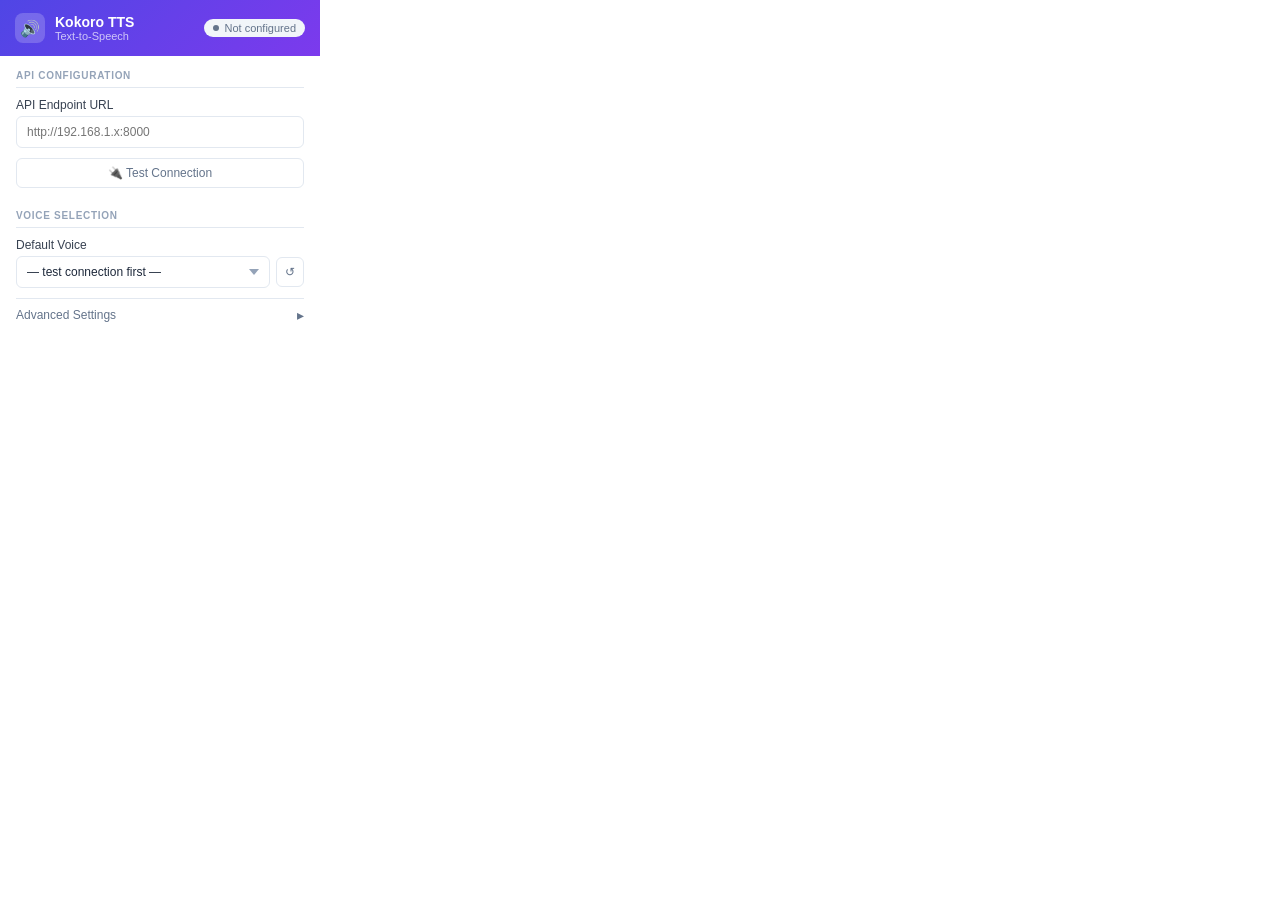
<file: popup.html>
<!DOCTYPE html>
<html lang="en">
<head>
  <meta charset="UTF-8">
  <meta name="viewport" content="width=device-width, initial-scale=1.0">
  <title>Kokoro TTS</title>
  <link rel="stylesheet" href="styles.css">
  <style>
    body { width: 320px; background: #fff; }

    /* ── Header ── */
    .header {
      background: linear-gradient(135deg, #4f46e5, #7c3aed);
      padding: 13px 15px;
      display: flex;
      align-items: center;
      gap: 10px;
    }
    .header-icon {
      width: 30px; height: 30px;
      background: rgba(255,255,255,0.2);
      border-radius: 8px;
      display: flex; align-items: center; justify-content: center;
      font-size: 16px;
      flex-shrink: 0;
    }
    .header-text { flex: 1; }
    .header-title { font-size: 14px; font-weight: 700; color: #fff; }
    .header-sub   { font-size: 11px; color: rgba(255,255,255,0.7); }
    #connection-status { margin-left: auto; flex-shrink: 0; }

    /* ── Body ── */
    .body { padding: 14px 16px 16px; }

    /* ── Test button row ── */
    .test-row {
      display: flex;
      flex-direction: column;
      gap: 6px;
      margin-bottom: 6px;
    }
    .status-row {
      display: flex;
      justify-content: center;
    }

    /* ── Advanced section ── */
    .advanced-toggle {
      display: flex;
      align-items: center;
      justify-content: space-between;
      padding: 8px 0 0;
      border-top: 1px solid var(--border);
      margin-top: 8px;
      cursor: pointer;
      font-size: 12px;
      color: var(--text-muted);
      user-select: none;
    }
    .advanced-toggle:hover { color: var(--text-base); }
    .advanced-toggle .chevron { font-size: 14px; transition: transform 0.2s; }

    .advanced-section { display: none; padding-top: 12px; }
    .advanced-section.open { display: block; }

    .toggle-row {
      display: flex;
      align-items: center;
      justify-content: space-between;
      margin-bottom: 10px;
    }
    .toggle-label { font-size: 12px; color: #374151; }

    .range-row {
      display: flex;
      align-items: center;
      gap: 8px;
      margin-bottom: 10px;
    }
    .range-label  { font-size: 12px; color: #374151; flex: 1; }
    .range-value  { font-size: 11px; color: var(--text-muted); min-width: 30px; text-align: right; }
    input[type="range"] { width: 90px; accent-color: #818cf8; cursor: pointer; }
  </style>
</head>
<body>

  <div class="header">
    <div class="header-icon">🔊</div>
    <div class="header-text">
      <div class="header-title">Kokoro TTS</div>
      <div class="header-sub">Text-to-Speech</div>
    </div>
    <span id="connection-status" class="status-pill unconfigured">
      <span class="dot"></span>
      <span class="label">Not configured</span>
    </span>
  </div>

  <div class="body">

    <div class="section-heading">API Configuration</div>

    <div class="field">
      <label class="field-label" for="api-url">API Endpoint URL</label>
      <div class="field-row">
        <input id="api-url" class="input" type="url" placeholder="http://192.168.1.x:8000">
      </div>
      <div id="url-error" class="field-error" style="display:none">Enter a valid http(s):// URL</div>
    </div>

    <div class="test-row">
      <button id="test-btn" class="btn btn-outline btn-full">
        🔌 Test Connection
      </button>
    </div>
    <div class="status-row" id="status-row" style="margin-bottom:6px"></div>

    <div class="section-heading">Voice Selection</div>

    <div class="field">
      <label class="field-label" for="voice-select">Default Voice</label>
      <div class="field-row">
        <select id="voice-select" class="select">
          <option value="" disabled selected>— test connection first —</option>
        </select>
        <button id="refresh-voices" class="btn btn-outline btn-icon" title="Refresh voice list">↺</button>
      </div>
    </div>

    <div class="advanced-toggle" id="advanced-toggle">
      <span>Advanced Settings</span>
      <span class="chevron">▸</span>
    </div>

    <div class="advanced-section" id="advanced-section">
      <div class="toggle-row">
        <span class="toggle-label">Auto-play after synthesis</span>
        <div id="auto-play" class="toggle" role="switch" aria-checked="true" tabindex="0"></div>
      </div>
      <div class="range-row">
        <span class="range-label">Default Volume</span>
        <input id="volume" type="range" min="0" max="100" value="80">
        <span id="volume-display" class="range-value">80%</span>
      </div>
    </div>

  </div>

  <script src="popup.js"></script>
</body>
</html>
</file>
<file: styles.css>
/* ── Shared design tokens ── */
:root {
  --primary:       #4f46e5;
  --primary-dark:  #4338ca;
  --accent:        #7c3aed;
  --success:       #059669;
  --error:         #dc2626;
  --warning:       #d97706;

  --text-base:     #1e293b;
  --text-muted:    #64748b;
  --text-faint:    #94a3b8;

  --border:        #e2e8f0;
  --bg-subtle:     #f8fafc;

  --radius-sm:     6px;
  --radius:        8px;
  --radius-lg:     12px;
}

/* ── Reset ── */
*, *::before, *::after { box-sizing: border-box; margin: 0; padding: 0; }

body {
  font-family: -apple-system, BlinkMacSystemFont, 'Segoe UI', Roboto, sans-serif;
  font-size: 13px;
  color: var(--text-base);
  -webkit-font-smoothing: antialiased;
}

/* ── Shared buttons ── */
.btn {
  display: inline-flex;
  align-items: center;
  justify-content: center;
  gap: 6px;
  padding: 7px 13px;
  border-radius: var(--radius-sm);
  font-size: 12px;
  font-weight: 500;
  cursor: pointer;
  border: none;
  transition: background 0.15s, border-color 0.15s, opacity 0.15s;
  white-space: nowrap;
}
.btn:disabled { opacity: 0.5; cursor: not-allowed; }

.btn-primary   { background: var(--primary); color: #fff; }
.btn-primary:hover:not(:disabled) { background: var(--primary-dark); }

.btn-outline   { background: transparent; border: 1.5px solid var(--border); color: var(--text-muted); }
.btn-outline:hover:not(:disabled) { border-color: #cbd5e1; background: var(--bg-subtle); }

.btn-icon      { padding: 6px; width: 30px; height: 30px; }
.btn-full      { width: 100%; }

/* ── Shared form elements ── */
.input, .select {
  width: 100%;
  padding: 8px 10px;
  border: 1.5px solid var(--border);
  border-radius: var(--radius-sm);
  font-size: 12px;
  color: var(--text-base);
  background: #fff;
  outline: none;
  transition: border-color 0.15s, box-shadow 0.15s;
}
.input:focus, .select:focus {
  border-color: #818cf8;
  box-shadow: 0 0 0 3px rgba(129,140,248,0.18);
}
.input.error { border-color: var(--error); }
.input.success { border-color: var(--success); }

.select {
  appearance: none;
  background-image: url("data:image/svg+xml,%3Csvg xmlns='http://www.w3.org/2000/svg' width='10' height='6' viewBox='0 0 10 6'%3E%3Cpath fill='%2394a3b8' d='M0 0l5 6 5-6z'/%3E%3C/svg%3E");
  background-repeat: no-repeat;
  background-position: right 10px center;
  padding-right: 28px;
  cursor: pointer;
}

/* ── Status pill ── */
.status-pill {
  display: inline-flex;
  align-items: center;
  gap: 5px;
  padding: 3px 9px;
  border-radius: 20px;
  font-size: 11px;
  font-weight: 500;
  white-space: nowrap;
}
.status-pill .dot {
  width: 6px; height: 6px;
  border-radius: 50%;
  background: currentColor;
  flex-shrink: 0;
}

.status-pill.connected    { background: #d1fae5; color: #065f46; }
.status-pill.error        { background: #fee2e2; color: #991b1b; }
.status-pill.testing      { background: #fef3c7; color: #92400e; }
.status-pill.unconfigured { background: #f1f5f9; color: var(--text-muted); }

/* ── Toggle switch ── */
.toggle {
  position: relative;
  display: inline-block;
  width: 36px;
  height: 20px;
  background: var(--primary);
  border-radius: 10px;
  cursor: pointer;
  transition: background 0.2s;
  flex-shrink: 0;
}
.toggle::after {
  content: '';
  position: absolute;
  width: 14px;
  height: 14px;
  background: #fff;
  border-radius: 50%;
  top: 3px;
  left: 19px;
  transition: left 0.2s;
  box-shadow: 0 1px 3px rgba(0,0,0,0.2);
}
.toggle.off { background: #e2e8f0; }
.toggle.off::after { left: 3px; }

/* ── Section heading ── */
.section-heading {
  font-size: 10px;
  font-weight: 700;
  letter-spacing: 0.07em;
  text-transform: uppercase;
  color: var(--text-faint);
  padding-bottom: 6px;
  border-bottom: 1px solid var(--border);
  margin-bottom: 10px;
  margin-top: 16px;
}
.section-heading:first-child { margin-top: 0; }

/* ── Form field ── */
.field { margin-bottom: 10px; }
.field-label {
  display: block;
  font-size: 12px;
  font-weight: 500;
  color: #374151;
  margin-bottom: 4px;
}
.field-row {
  display: flex;
  gap: 6px;
  align-items: center;
}
.field-error {
  font-size: 11px;
  color: var(--error);
  margin-top: 3px;
}

/* ── Error banner ── */
.error-banner {
  display: flex;
  align-items: flex-start;
  gap: 8px;
  background: #fef2f2;
  border: 1px solid #fecaca;
  border-radius: var(--radius);
  padding: 10px 12px;
  margin-bottom: 12px;
}
.error-banner .icon { font-size: 14px; flex-shrink: 0; }
.error-banner .msg  { font-size: 12px; color: #991b1b; line-height: 1.5; }

/* ── Loading dots animation ── */
@keyframes blink { 0%,100%{opacity:.25} 50%{opacity:1} }
.dot-1 { animation: blink 1.2s infinite 0s; }
.dot-2 { animation: blink 1.2s infinite 0.2s; }
.dot-3 { animation: blink 1.2s infinite 0.4s; }
</file>
